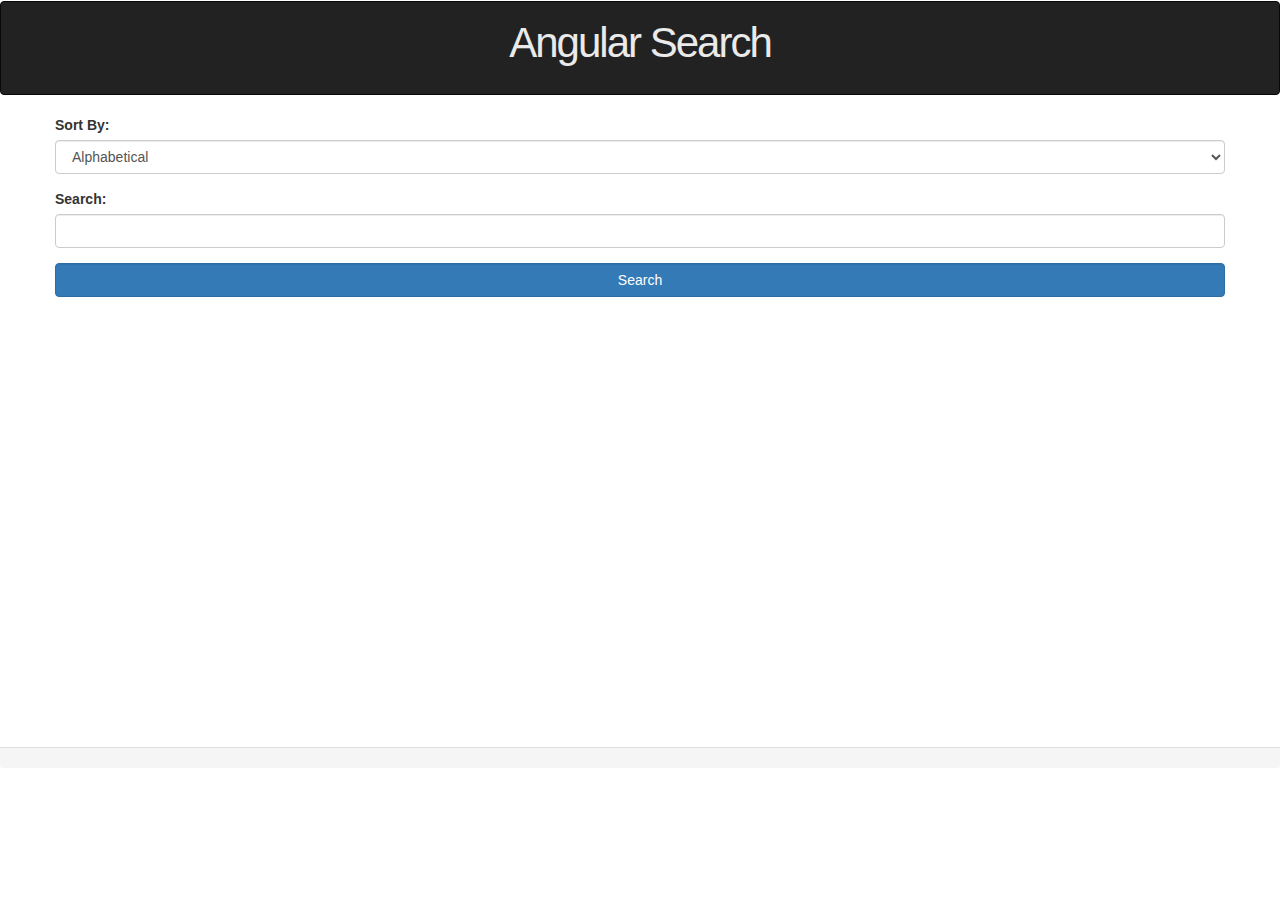
<file: app/index.html>
<!doctype html>
<html lang="en" ng-app="productApp">
<head>
    <title>Angular Search</title>
    <link href="//netdna.bootstrapcdn.com/bootstrap/3.0.3/css/bootstrap.min.css" rel="stylesheet">
    <link rel="stylesheet" href="css/app.css">

    <script src="http://code.jquery.com/jquery-2.0.3.min.js"></script>
    <script src="//netdna.bootstrapcdn.com/bootstrap/3.0.3/js/bootstrap.min.js"></script>
    <script src="lib/angular/angular.js"></script>
    <script src="lib/angular/angular-route.js"></script>
    <script src="lib/angular/angular-resource.js"></script>
    <script src="js/app.js"></script>
    <script src="js/controllers.js"></script>
    <script src="js/filters.js"></script>
    <script src="js/services.js"></script>
</head>
<body>
    <nav class="navbar navbar-inverse" role="navigation">
        <div class="nav-header">
            <h1>
                Angular Search
            </h1>
        </div>
    </nav>
    <div class="container">
        <div ng-view class="view-frame"></div>
    </div>

    <footer class="panel-footer"></footer>
</body>
</html>
</file>
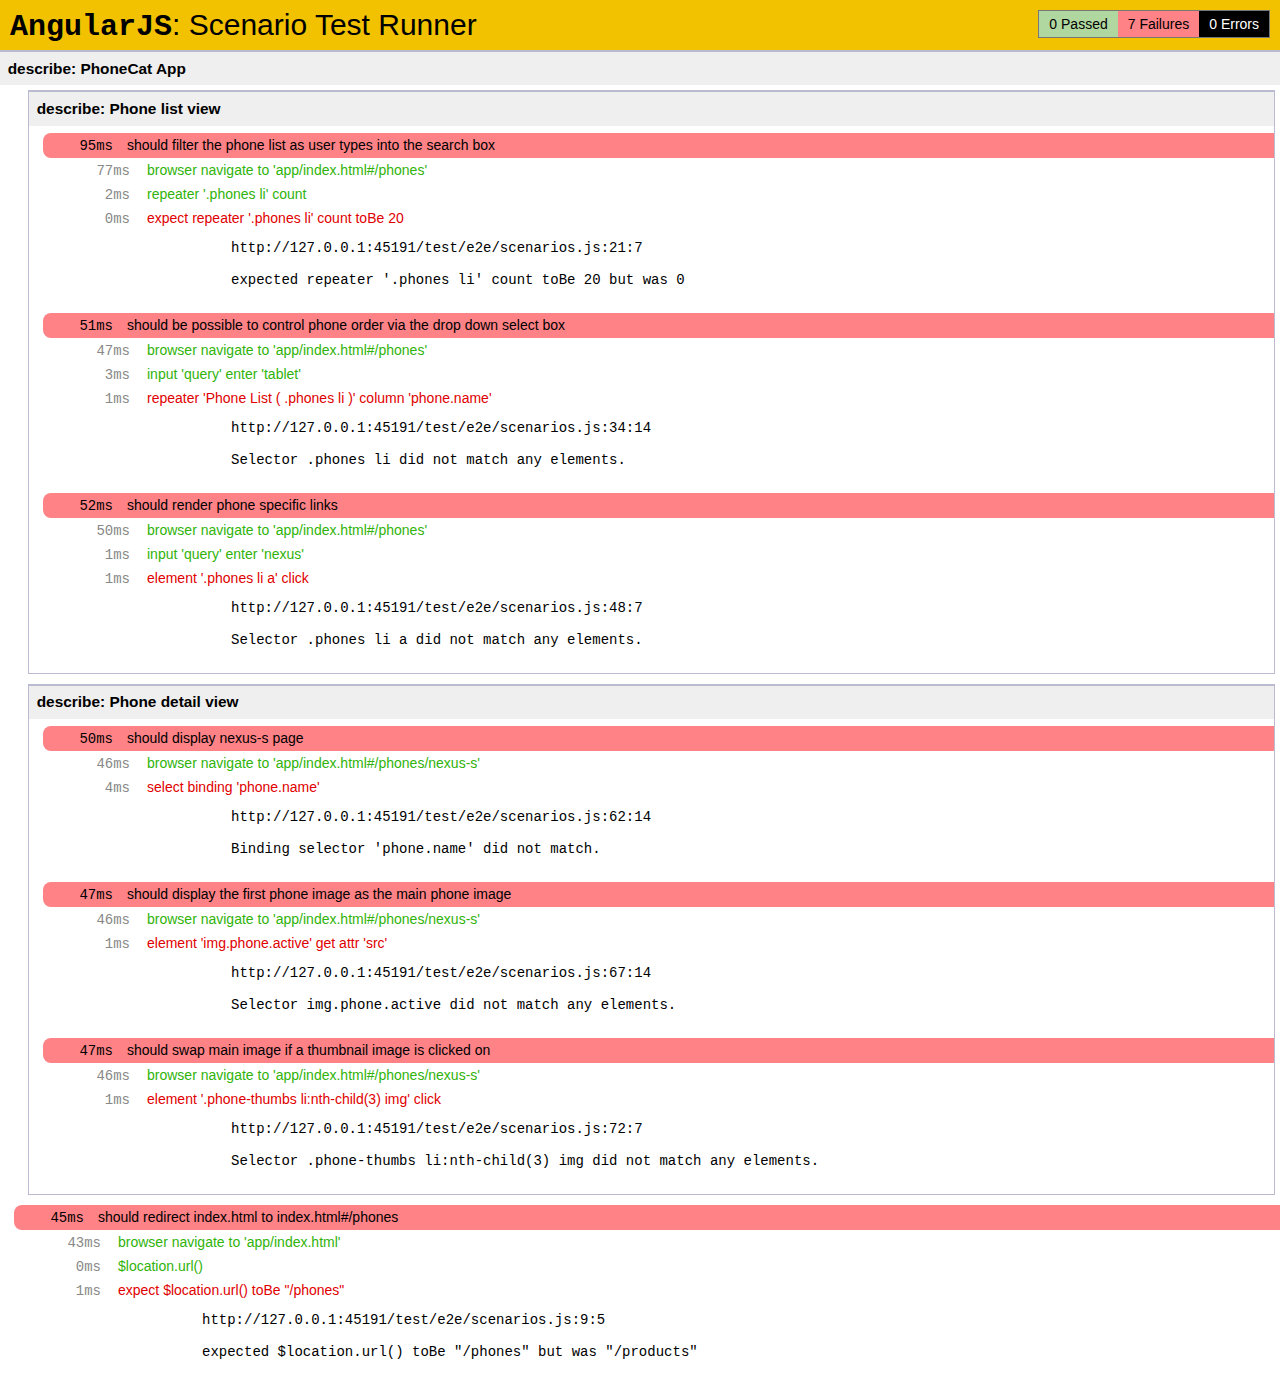
<file: test/e2e/runner.html>
<!doctype html>
<html lang="en">
  <head>
    <title>End2end Test Runner</title>
    <meta charset="utf-8">
    <base href="../..">
    <script src="app/lib/angular/angular-scenario.js" ng-autotest></script>
    <script src="test/e2e/scenarios.js"></script>
  </head>
  <body>
  </body>
</html>
</file>
<file: app/css/app.css>
/* app css stylesheet */

html {
  overflow-y: scroll;
}

body{
  padding-top: 1px;
}

section {
  overflow: auto;
}

textarea {
  resize: vertical;
}

.center{
  text-align: center;
}

.center h1 {
  margin-bottom: 10px;
}

/* typography*/

h1, h2, h3, h4, h5, h6 {
  line-height: 1;
}

h1{
  font-size: 3em;
  letter-spacing: -2px;
  margin-bottom: 30px;
  text-align: center;
  color: #eaeaea;
}

h2{
  font-size: 1.2em;
  letter-spacing: -1px;
  margin-bottom: 30px;
  text-align: center;
  font-weight: normal;
  color: #eaeaea
}

p{
   font-size: 1.1em;
  line-height: 1.7em;
}
/*footer*/

footer {
  margin-top: 450px;
  padding-top: 5px;
  border-top: 1px solid #eaeaea;
  color: #999;
}

footer a {
  color: #555;
}

footer a:hover {
  color: #222;
}

footer small {
  float: left;
}

footer ul {
  float: right;
  list-style: none;
}

footer ul li {
  float: left;
  margin-left: 10px;
}
</file>
